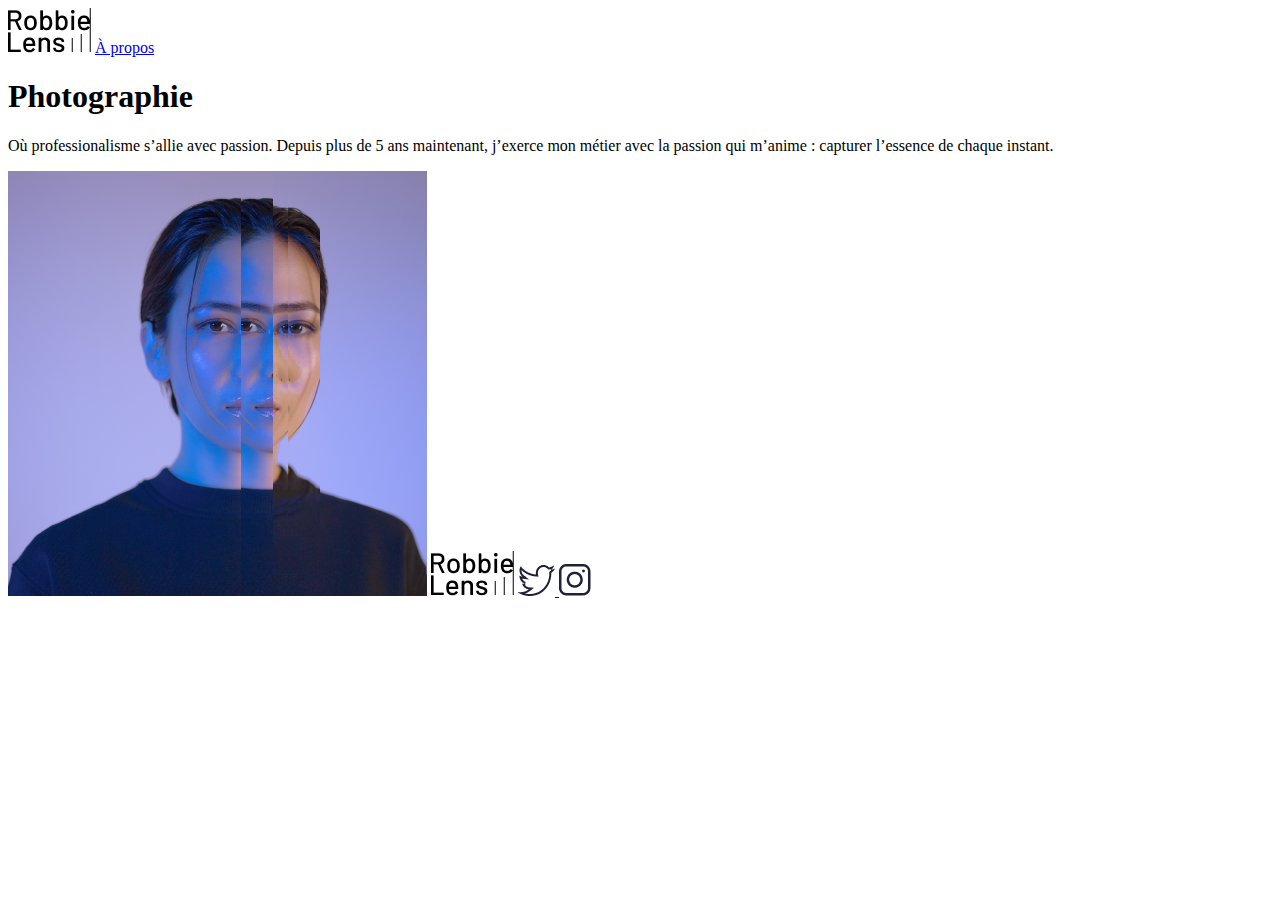
<file: html_file/index.html>
<!DOCTYPE html>
<html lang="fr">

<head>
  <meta charset="UTF-8">
  <meta name="viewport" content="width=device-width, initial-scale=1">
  <title>Accueil-Robbie Lens Photographie</title>
</head>

<body>
<!--ceci est une page d accueil ou on peut voir une partie des images de Robbie Lens -->
<img src="../image/logo.png" alt="image de Robbie Lens">
<a href="a_propos.html">À propos</a>

<h1 >Photographie</h1>

<p>
        Où professionalisme s’allie avec passion. Depuis plus de 5 ans maintenant, j’exerce mon métier avec la passion qui m’anime : capturer l’essence de chaque instant. 
 </p>  
  
 
   <img src="../image/robbie-lens.png" alt="image de Robbie Lens "> 
   <img src="../image/logo.png" alt="logo de Robbie Lens"> 
   <a href="https://twitter.com" 
      target="_blank">
        <img src="../image/twitter.png"     alt="lien vers twitter "> 
  </a>
  
  <a href="https://www.instagram.com"     target="_blank">
      <img src="../image/instagram.png" 
           alt="../image/instagram.jpg"
           title="Robbie Lens">
  </a>
  
</body>

</html>
</file>
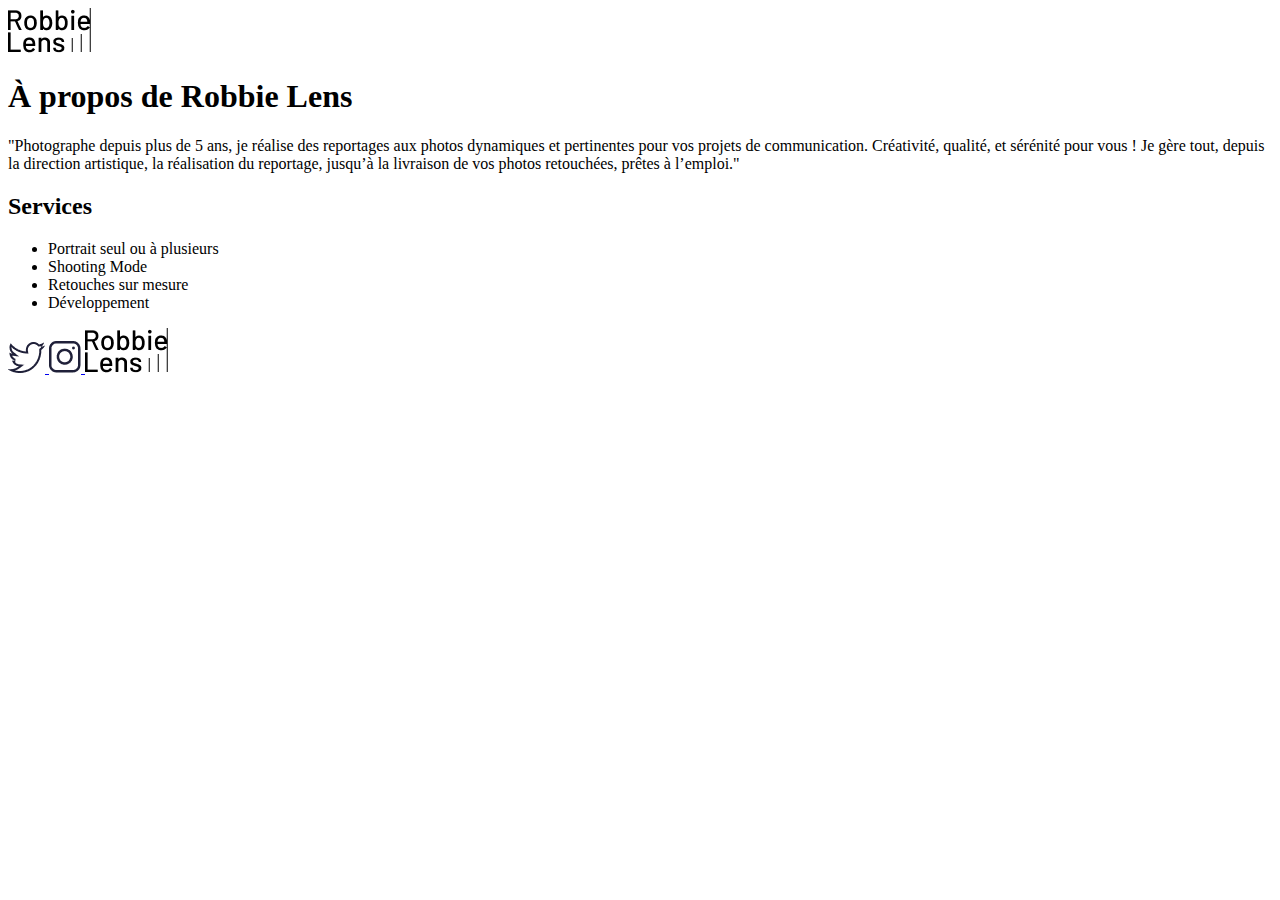
<file: html_file/a_propos.html>
<!DOCTYPE html>
<html lang="en">
<head>
  <meta charset="UTF-8">
  <meta name="viewport" content="width=device-width, initial-scale=1.0">
  <meta http-equiv="X-UA-Compatible" content="ie=edge">
  <title>À propos-Robbie Lens Photographie</title>
</head>
<body>
  <a href="index.html"><img src="../image/logo.png" alt=" logo qui mène vers la page d accueil "></a>
 
  
  <h1>À propos de Robbie Lens</h1>
  
    <p>
      "Photographe depuis plus de 5 ans, je réalise des reportages aux photos dynamiques et pertinentes pour vos projets de communication. Créativité, qualité, et sérénité pour vous ! Je gère tout, depuis la direction artistique, la réalisation du reportage, jusqu’à la livraison de vos photos retouchées, prêtes à l’emploi."
    </p>
  
  <h2>Services</h2>
  
  <ul>
    <li>Portrait seul ou à plusieurs</li>
    <li>Shooting Mode</li>
    <li>Retouches sur mesure</li>
    <li>Développement</li>
  </ul>
  
  <a href="https://twitter.com" 
      target="_blank">
         <img src="../image/twitter.png"    alt="lien vers twitter ">
  </a>
  
  <a href="https://www.instagram.com"     target="_blank">
      <img src="../image/instagram.png"     alt="../image/instagram.jpg">
  </a
  <br>
  <a href="index.html">
     <img src="../image/logo.png" 
          alt=" logo qui mène vers la page d accueil ">
  </a>
</body>
</html>
</file>
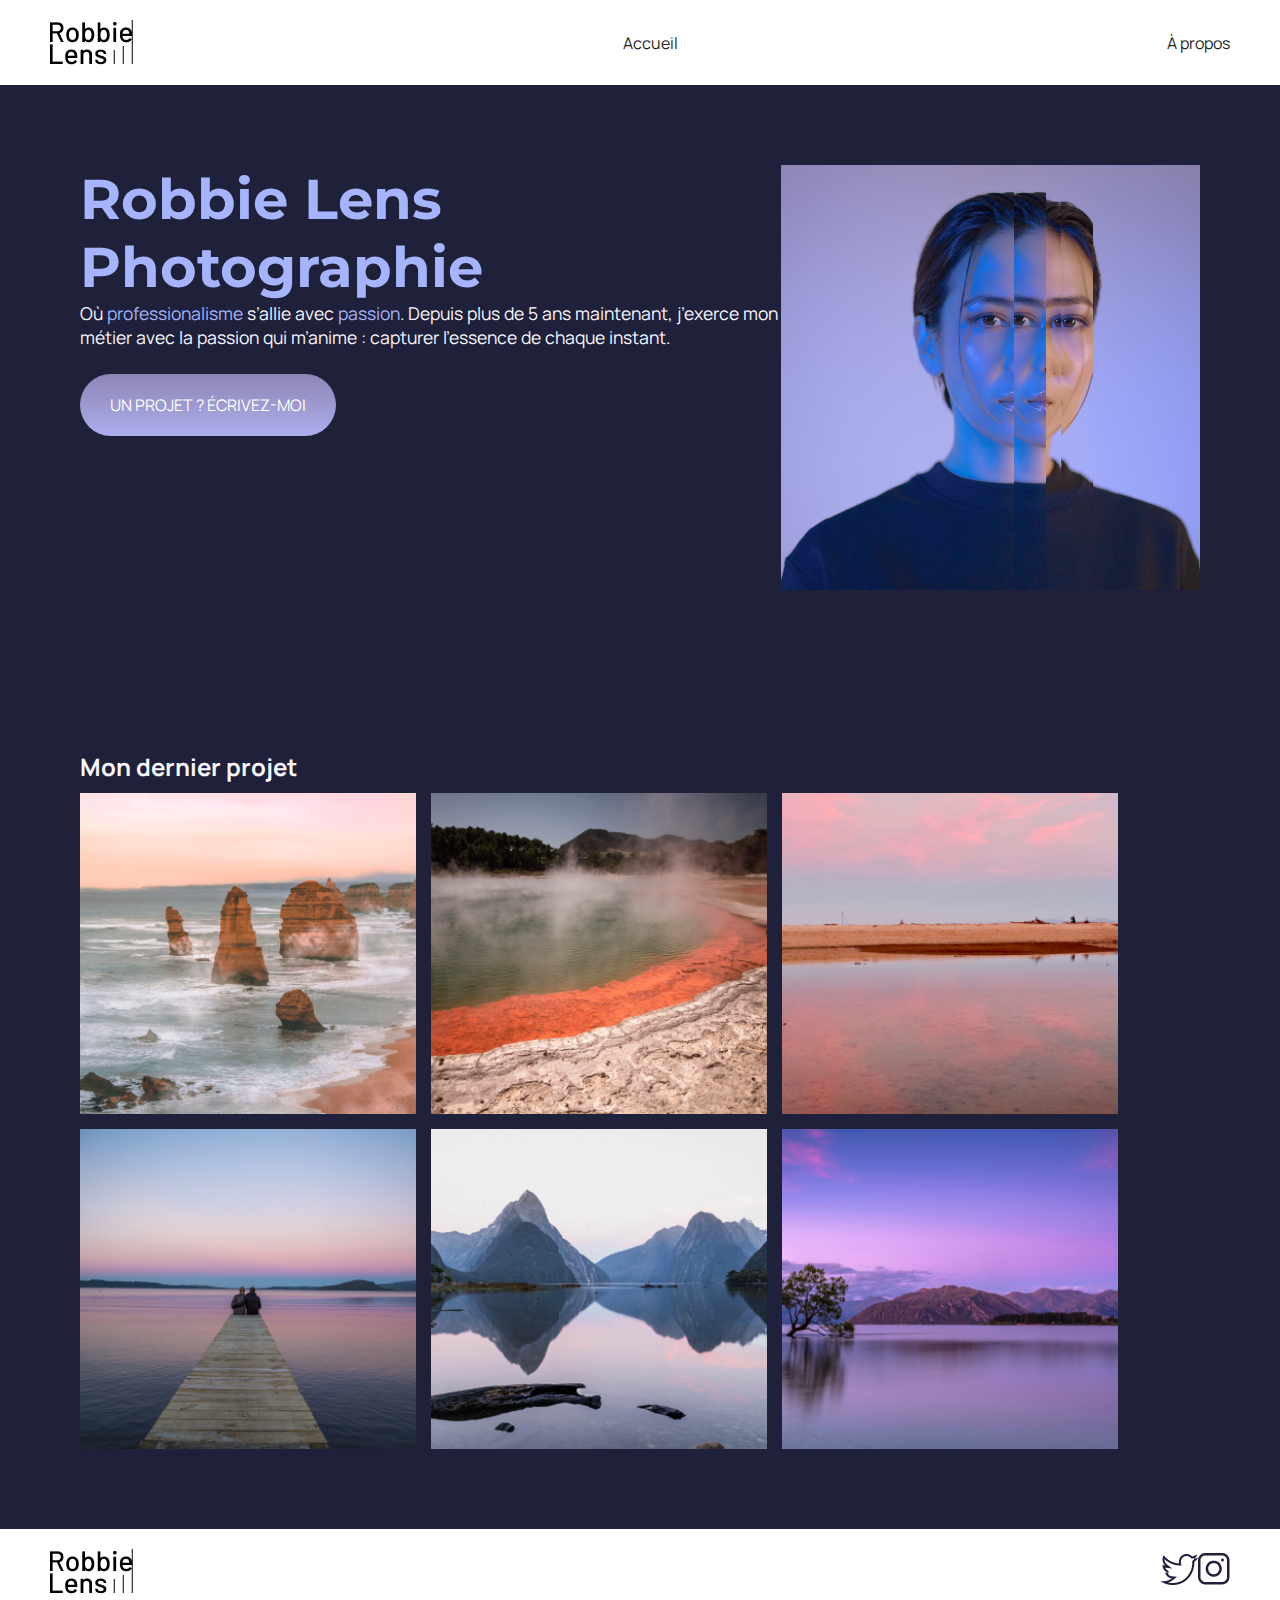
<file: Web_Ressources/accueil.html>
<!DOCTYPE html>
<html lang="fr">

  <head>
    <meta charset="utf-8" >
    <title>Accueil - Robbie Lens Photographie</title>
    <link href="style.css" rel="stylesheet" >
    <link rel="preconnect" href="https://fonts.googleapis.com">
    <link rel="preconnect" href="https://fonts.gstatic.com" crossorigin>
    <link href="https://fonts.googleapis.com/css2?family=Manrope&family=Montserrat&display=swap" rel="stylesheet">
  </head>

  <body>
    <header>
      <nav>
        <img src="images/logo/logo.png" alt="Logo Robbie Lens" >
      
        <a href="index.html">Accueil</a>
        <a href="a_propos.html">À propos</a>
        
      </nav>
    </header>
    
    <main>
      <section class="introduction">
        <div>
          <h1>Robbie Lens Photographie</h1>
          <p class="parag-intro">
          Où <em>professionalisme</em> s’allie avec <em>passion</em>. Depuis
                plus de 5 ans maintenant, j’exerce mon métier avec la passion
                qui m’anime : capturer l’essence de chaque instant.
          </p>
          <div class="bouton">
            <a href="" class="cta">
            UN PROJET ? ÉCRIVEZ-MOI
            </a>
          </div>
        </div>
        <img src="images/accueil/robbie-lens.png" alt="Portrait avec effet de la photographe Robbie Lens" >
      </section>
      <section class="project">
        <h2>Mon dernier projet</h2>
        <div class="project-picture">
          <img src="images/accueil/Projets/recif.png" alt="photo de recif coralien">
          <img src="images/accueil/Projets/lac_volcanique.png" alt="lac volcanique🌋">
          <img src="images/accueil/Projets/plage.png" alt="plage🏖️ au sable fin">
          <img src="images/accueil/Projets/duo_love.png" alt="duo amoureux assis au bord d un lac🌋">
          <img src="images/accueil/Projets/chaine_montagne.png" alt="chaine de montagne dans le bord d un lac🌋">
          <img src="images/accueil/Projets/montagne.png" alt="lac au bord d une montagne ">
          
        </div>
      </section>
    </main>
    
    <footer>
      <img src="images/logo/logo.png" alt="Logo Robbie Lens" >
      <nav>
        <a target="_blank" href="https://twitter.com/" class="lien-icone">
            <img src="images/logo/twitter.png" alt="Logo Twitter" >
        </a>
        
        <a target="_blank" href="https://www.instagram.com/" class="lien-icone">
          <img src="images/logo/instagram.png" alt="Logo Instagram" >
        </a>
      </nav>
    </footer>
</body>

</html>
</file>
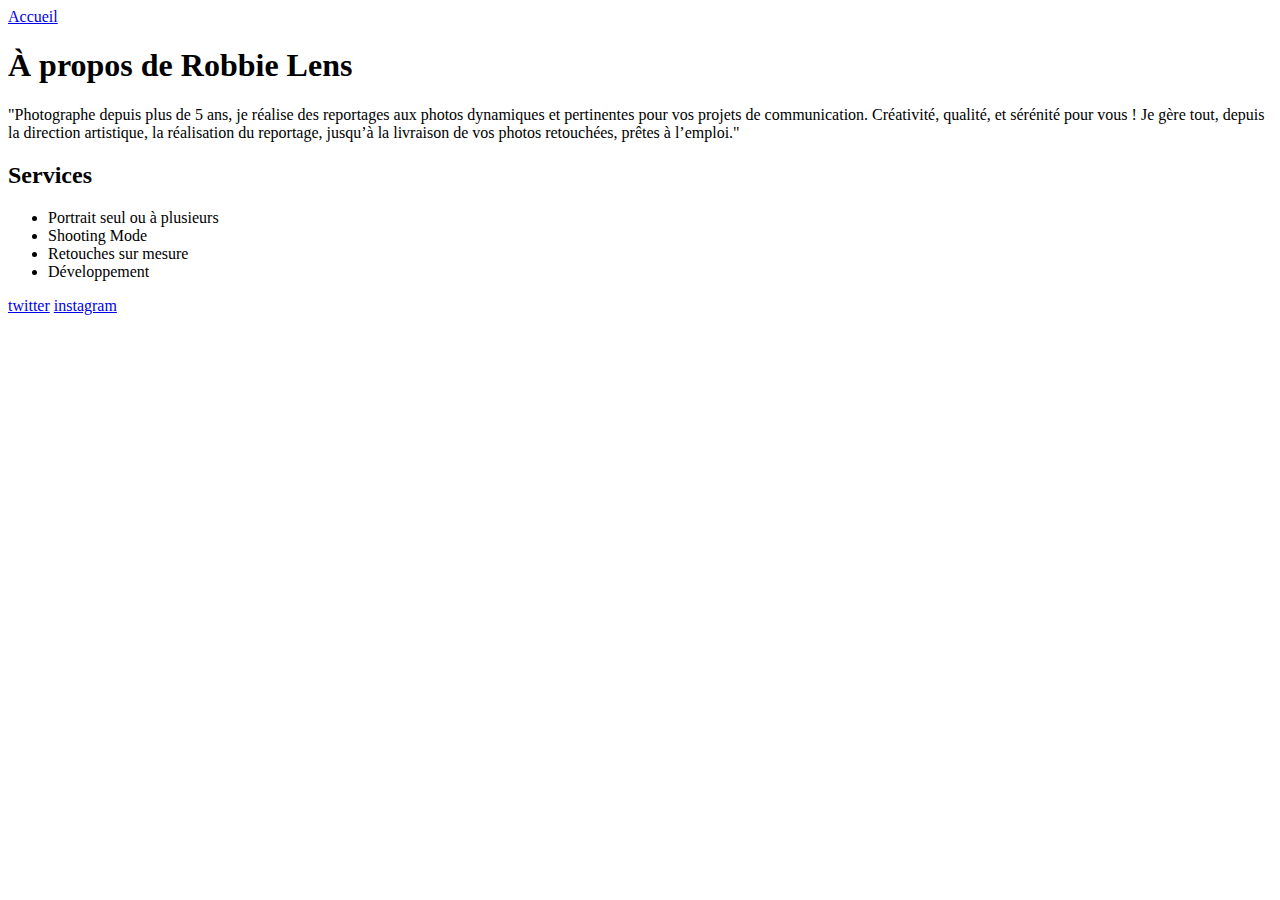
<file: html_file/demo/a_propos.html>
<!DOCTYPE html>
<html lang="en">
<head>
  <meta charset="UTF-8">
  <meta name="viewport" content="width=device-width, initial-scale=1.0">
  <meta http-equiv="X-UA-Compatible" content="ie=edge">
  <title>À propos-Robbie Lens Photographie</title>
</head>
<body>
  <a href="../index.html#principal_title">Accueil</a>
 
  
  <h1>À propos de Robbie Lens</h1>
  <p>"Photographe depuis plus de 5 ans, je réalise des reportages aux photos dynamiques et pertinentes pour vos projets de communication. Créativité, qualité, et sérénité pour vous ! Je gère tout, depuis la direction artistique, la réalisation du reportage, jusqu’à la livraison de vos photos retouchées, prêtes à l’emploi."</p>
  <h2>Services</h2>
  <ul>
    <li>Portrait seul ou à plusieurs</li>
    <li>Shooting Mode</li>
    <li>Retouches sur mesure</li>
    <li>Développement</li>
  </ul>
  
   <a href="https://twitter.com" target="_blank">twitter</a>
  <a href="https://www.instagram.com" target="_blank">instagram</a>
</body>
</html>
</file>
<file: Web_Ressources/style.css>
* {
  margin: 0px;
}
body {
  font-family: 'Manrope', sans-serif;
  font-size: 1em;
  background-color: #1f2039;
}
a {
  color: #242424;
  text-decoration: none;
}
em {
  color: #a5b4fc;
  font-style: normal;
}
h1 {
  font-size: 3.5em;
  color: #a5b4fc;
  font-family: 'Montserrat', sans-serif;
}
h2 {
  color: #f9f8ff;
}
p,li {
  font-size: 1.1em;
  color: #f9f8ff;
}
header,footer {
  background-color: white;
  padding: 20px 50px;
}
.cta {
  background: linear-gradient(#8e86b5, #acaeed);
  color: white;
  border-radius: 50px;
  padding: 20px 30px;
}
.bouton{
  margin-top:45px;
  margin-bottom: 10px;
}
a:hover {
  text-decoration: underline;
}
.cta:hover {
  background: linear-gradient(#696484, #8788ba);
  text-decoration: none;
}
.lien-icone:hover {
  opacity: 0.5;
}
.carre-contenu {
  border-right: 1px solid #8e86b5;
  border-bottom: 1px solid #8e86b5;
  padding: 50px;
}
.carre-contenu h2 {
  margin-top: 30px;
}
.carre-contenu ul {
  margin-top: 30px;
}
section {
  padding: 80px;
}
.a-propos-main {
  width: 50%;
  margin: auto;
}
footer {
  display: flex;
  flex-direction: row;
  justify-content: space-between;
  align-items: center;
  }
  nav {
    display: flex;
    flex-direction: row;
    justify-content: space-between;
    align-items: center;
  }
.introduction{
  display: flex;
  flex-direction:row;
  justify-content: space-around;
  }
.project .project-picture{
    display: flex;
    margin-top: 10px;
    flex-direction: row;
    flex-wrap: wrap;
    gap:15px;
}
.project-picture img {
  width: 30%;
}
</file>
